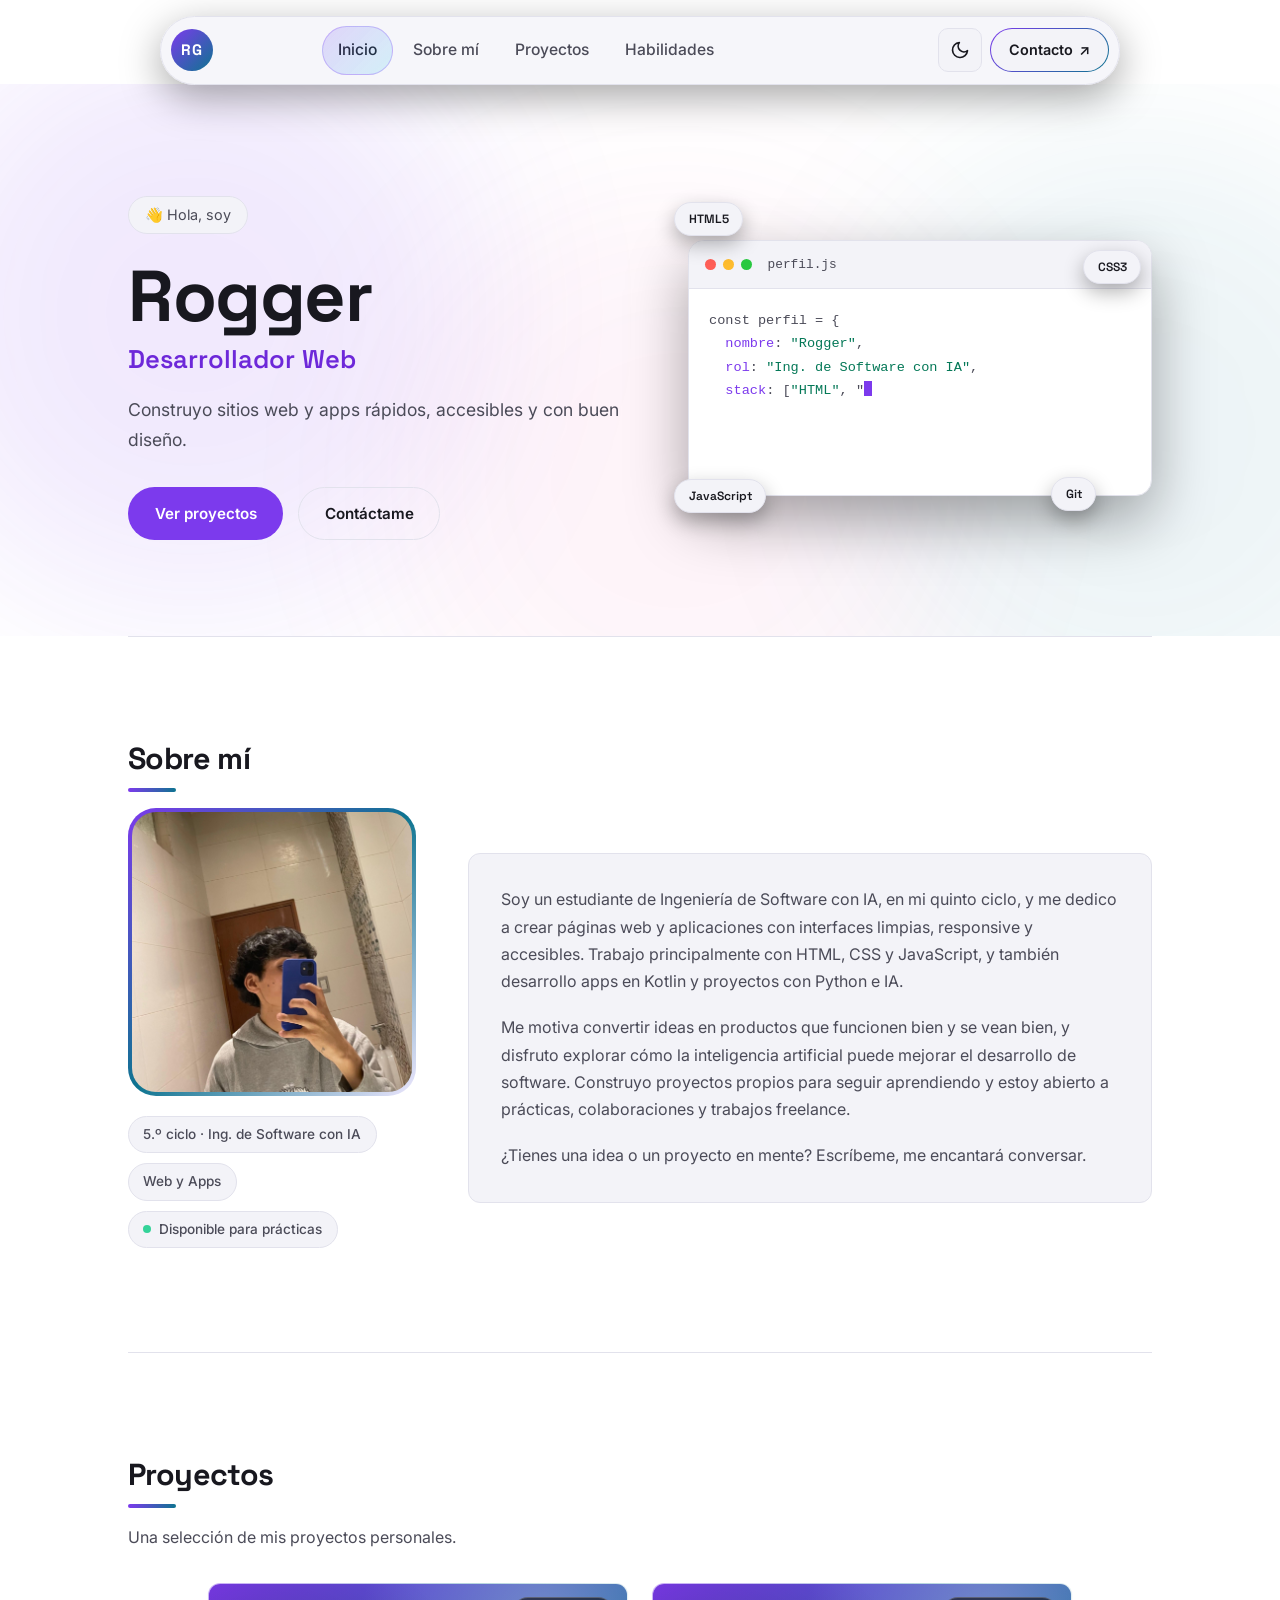
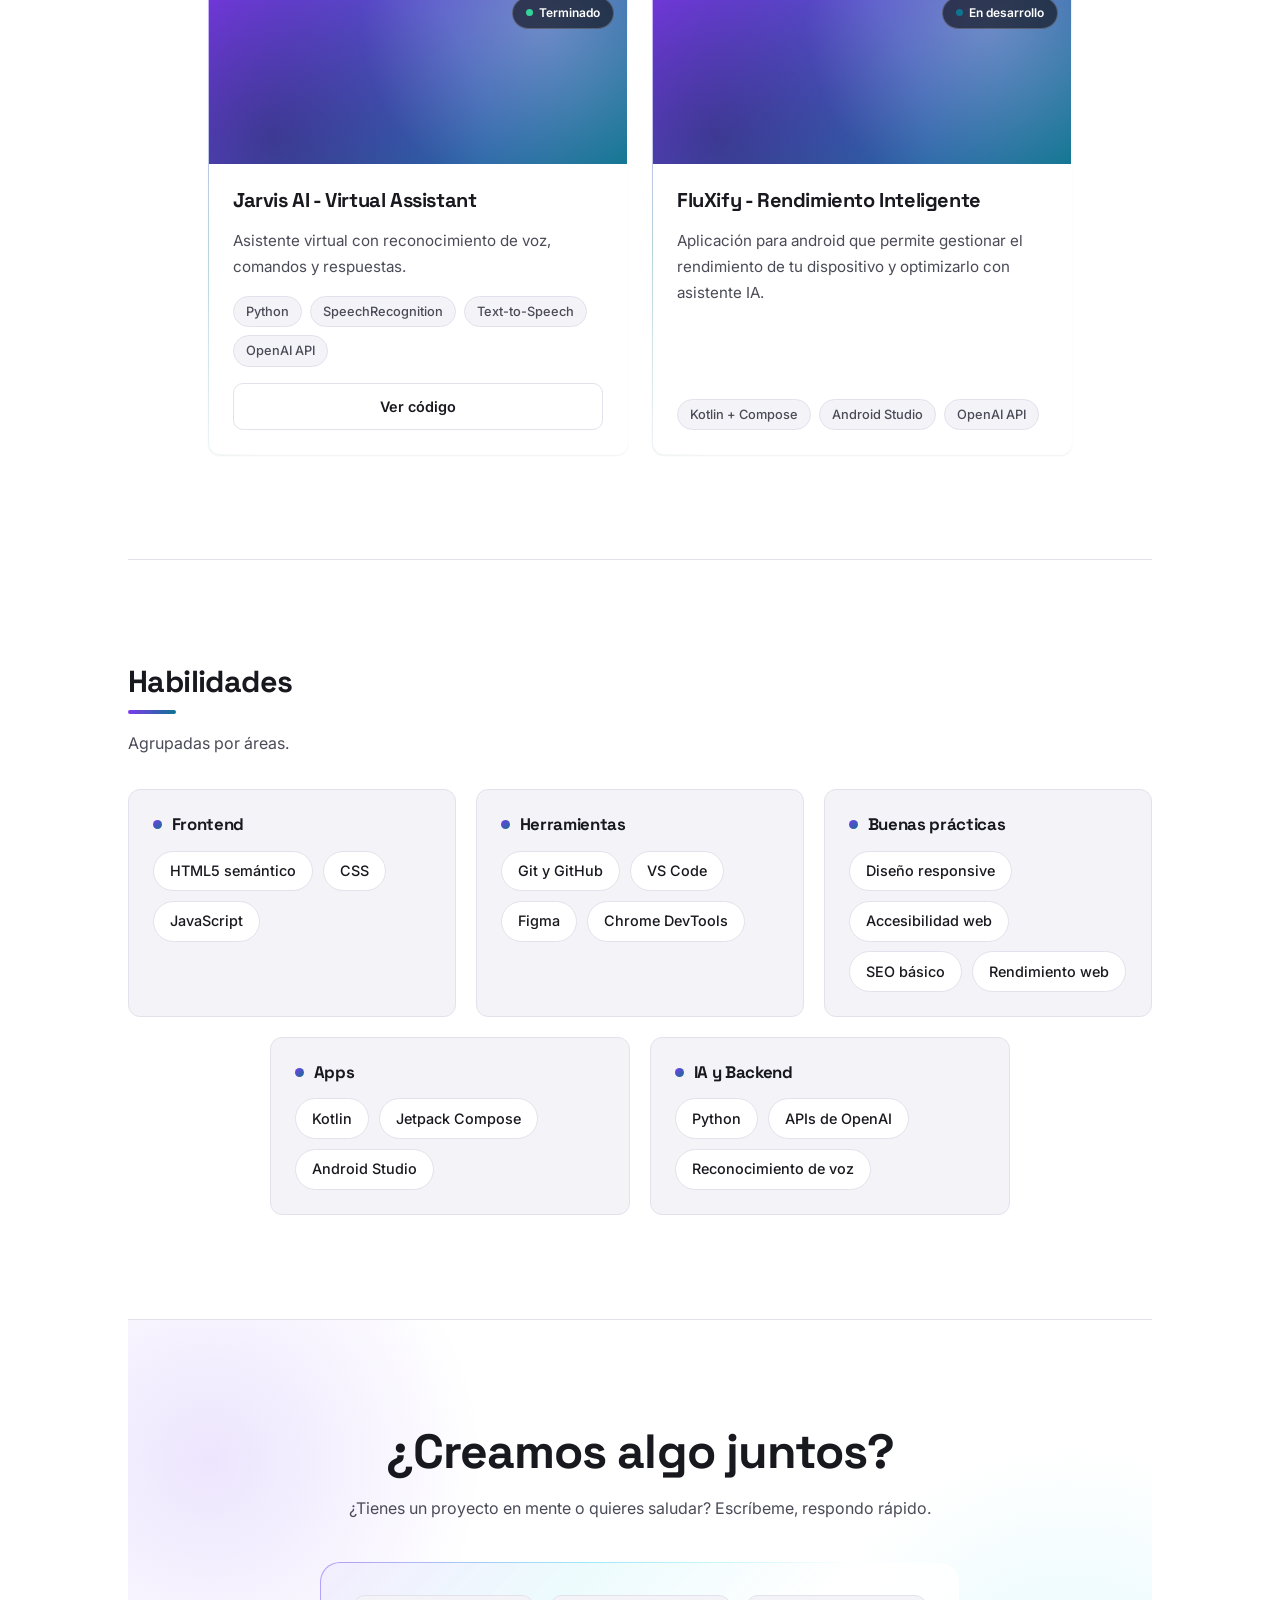
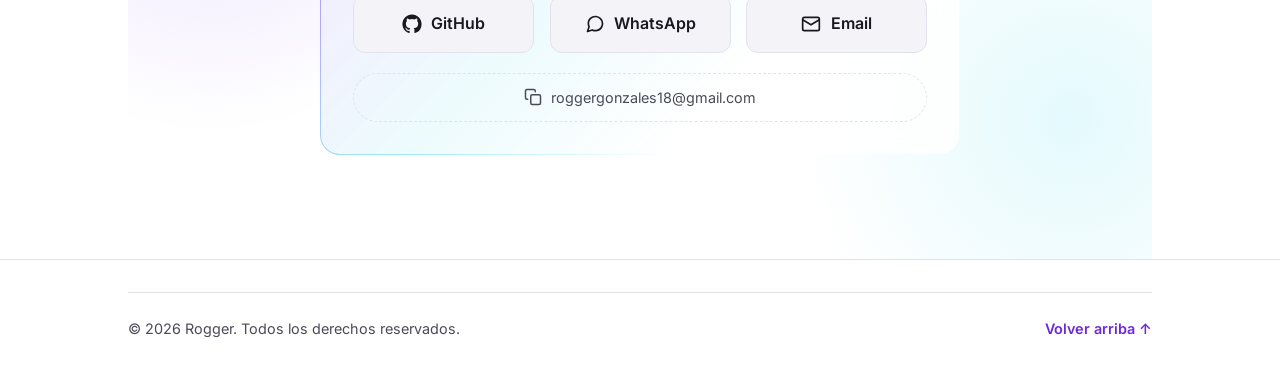
<file: index.html>
<!DOCTYPE html>
<html lang="es" data-theme="dark">
<head>
  <meta charset="UTF-8" />
  <meta name="viewport" content="width=device-width, initial-scale=1.0" />

  <!-- SEO básico -->
  <title>Rogger | Estudiante de Ingeniería de Software con IA · Desarrollador Web Frontend</title>
  <meta name="description" content="Portafolio de Rogger, estudiante de Ingeniería de Software con IA y desarrollador web frontend: proyectos con HTML, CSS y JavaScript, habilidades y contacto." />
  <meta name="author" content="Rogger" />
  <meta name="robots" content="index, follow" />
  <link rel="canonical" href="https://rxggxr.netlify.app/" />
  <meta name="color-scheme" content="dark light" />
  <meta name="theme-color" media="(prefers-color-scheme: dark)" content="#0b0b12" />
  <meta name="theme-color" media="(prefers-color-scheme: light)" content="#ffffff" />

  <!-- Open Graph -->
  <meta property="og:type" content="website" />
  <meta property="og:locale" content="es_ES" />
  <meta property="og:site_name" content="Portafolio de Rogger" />
  <meta property="og:title" content="Rogger | Estudiante de Ingeniería de Software con IA · Desarrollador Web Frontend" />
  <meta property="og:description" content="Proyectos, habilidades y contacto de Rogger, estudiante de Ingeniería de Software con IA. HTML, CSS y JavaScript: sitios rápidos, responsive y accesibles." />
  <meta property="og:url" content="https://rxggxr.netlify.app/" />
  <meta property="og:image" content="https://rxggxr.netlify.app/og-image.png" />
  <meta property="og:image:width" content="1200" />
  <meta property="og:image:height" content="630" />
  <meta property="og:image:alt" content="Portada del portafolio de Rogger con su nombre y rol" />

  <!-- Twitter Card -->
  <meta name="twitter:card" content="summary_large_image" />
  <meta name="twitter:title" content="Rogger | Estudiante de Ingeniería de Software con IA · Desarrollador Web Frontend" />
  <meta name="twitter:description" content="Proyectos con HTML, CSS y JS puro. Rápidos, responsive y accesibles." />
  <meta name="twitter:image" content="https://rxggxr.netlify.app/og-image.png" />
  <meta name="twitter:image:alt" content="Portada del portafolio de Rogger con su nombre y rol" />

  <!-- Favicon -->
  <link rel="icon" type="image/svg+xml" href="favicon.svg" />
  <link rel="apple-touch-icon" href="favicon.svg" />

  <!-- Evita parpadeo del tema: aplica la preferencia guardada antes de pintar -->
  <script>
    (function () {
      try {
        var saved = localStorage.getItem("theme");
        var theme = saved === "light" || saved === "dark"
          ? saved
          : (window.matchMedia("(prefers-color-scheme: light)").matches ? "light" : "dark");
        document.documentElement.setAttribute("data-theme", theme);
      } catch (e) { /* localStorage no disponible: se queda "dark" por defecto */ }
    })();
  </script>

  <!-- Tipografías: Space Grotesk para títulos, Inter para texto -->
  <link rel="preconnect" href="https://fonts.googleapis.com" />
  <link rel="preconnect" href="https://fonts.gstatic.com" crossorigin />
  <link
    href="https://fonts.googleapis.com/css2?family=Inter:wght@400;500;600&family=Space+Grotesk:wght@500;600;700&display=swap"
    rel="stylesheet"
  />

  <link rel="stylesheet" href="styles.css" />
  <script src="script.js" defer></script>
  <noscript>
    <style>
      /* Sin JS: muestra el contenido que normalmente se anima al hacer scroll */
      .reveal, .reveal-hero, .hero-title .word { opacity: 1 !important; transform: none !important; }
      .aurora, #cursor-glow { display: none !important; }
    </style>
  </noscript>
</head>
<body>
  <a class="skip-link" href="#contenido">Saltar al contenido</a>

  <!-- Resplandor que sigue el cursor -->
  <div id="cursor-glow" aria-hidden="true"></div>

  <header class="site-header" id="site-header">
    <nav class="island" aria-label="Navegación principal">
      <a href="#inicio" class="brand" aria-label="Inicio - Rogger">
        <span class="monogram" aria-hidden="true">RG</span>
      </a>

      <div class="menu-panel" id="nav-menu">
        <ul class="menu-links">
          <span class="nav-pill" aria-hidden="true"></span>
          <li><a href="#inicio" class="nav-link" data-section="inicio">Inicio</a></li>
          <li><a href="#sobre-mi" class="nav-link" data-section="sobre-mi">Sobre mí</a></li>
          <li><a href="#proyectos" class="nav-link" data-section="proyectos">Proyectos</a></li>
          <li><a href="#habilidades" class="nav-link" data-section="habilidades">Habilidades</a></li>
        </ul>
        <div class="menu-foot">
          <a href="#contacto" class="contact-link" data-section="contacto">Contacto <span aria-hidden="true">↗</span></a>
          <button
            class="theme-toggle"
            type="button"
            aria-label="Cambiar a tema claro"
            aria-pressed="false"
            title="Cambiar tema"
          >
            <svg class="icon-sun" width="20" height="20" viewBox="0 0 24 24" fill="none" stroke="currentColor" stroke-width="2" stroke-linecap="round" aria-hidden="true"><circle cx="12" cy="12" r="4"/><path d="M12 2v2m0 16v2M4.9 4.9l1.4 1.4m11.4 11.4 1.4 1.4M2 12h2m16 0h2M4.9 19.1l1.4-1.4M17.7 6.3l1.4-1.4"/></svg>
            <svg class="icon-moon" width="20" height="20" viewBox="0 0 24 24" fill="none" stroke="currentColor" stroke-width="2" stroke-linecap="round" stroke-linejoin="round" aria-hidden="true"><path d="M21 12.8A9 9 0 1 1 11.2 3a7 7 0 0 0 9.8 9.8z"/></svg>
          </button>
        </div>
      </div>

      <div class="island-actions">
        <button
          class="theme-toggle"
          type="button"
          aria-label="Cambiar a tema claro"
          aria-pressed="false"
          title="Cambiar tema"
        >
          <svg class="icon-sun" width="20" height="20" viewBox="0 0 24 24" fill="none" stroke="currentColor" stroke-width="2" stroke-linecap="round" aria-hidden="true"><circle cx="12" cy="12" r="4"/><path d="M12 2v2m0 16v2M4.9 4.9l1.4 1.4m11.4 11.4 1.4 1.4M2 12h2m16 0h2M4.9 19.1l1.4-1.4M17.7 6.3l1.4-1.4"/></svg>
          <svg class="icon-moon" width="20" height="20" viewBox="0 0 24 24" fill="none" stroke="currentColor" stroke-width="2" stroke-linecap="round" stroke-linejoin="round" aria-hidden="true"><path d="M21 12.8A9 9 0 1 1 11.2 3a7 7 0 0 0 9.8 9.8z"/></svg>
        </button>
        <a href="#contacto" class="contact-cta magnetic" data-section="contacto">Contacto <span class="cta-arrow" aria-hidden="true">↗</span></a>
        <button
          class="nav-toggle"
          aria-expanded="false"
          aria-controls="nav-menu"
          aria-label="Abrir menú"
        >
          <span aria-hidden="true"></span>
          <span aria-hidden="true"></span>
          <span aria-hidden="true"></span>
        </button>
      </div>
      <span id="scroll-progress" aria-hidden="true"></span>
    </nav>
  </header>

  <main id="contenido" tabindex="-1">
    <!-- ============ HERO ============ -->
    <section id="inicio" class="hero" aria-labelledby="hero-title">
      <!-- Fondo aurora animado (solo CSS, transform + opacity) -->
      <div class="aurora" aria-hidden="true">
        <div class="aurora-blob b1"></div>
        <div class="aurora-blob b2"></div>
        <div class="aurora-blob b3"></div>
      </div>
      <div class="container hero-inner">
        <div class="hero-text">
          <p class="hero-badge reveal-hero" style="--hd: 0s">👋 Hola, soy</p>
          <h1 id="hero-title" class="hero-title" data-words>Rogger</h1>
          <p class="hero-subtitle reveal-hero" style="--hd: 0.5s"><span class="rotator" id="role-rotator">Desarrollador Web</span></p>
          <p class="hero-tagline reveal-hero" style="--hd: 0.65s">
            Construyo sitios web y apps rápidos, accesibles y con buen diseño.
          </p>
          <div class="hero-actions reveal-hero" style="--hd: 0.8s">
            <a href="#proyectos" class="btn btn-primary magnetic">Ver proyectos</a>
            <a href="#contacto" class="btn btn-secondary magnetic">Contáctame</a>
          </div>
        </div>
        <div class="hero-visual reveal-hero" style="--hd: 0.45s">
          <div class="code-window">
            <div class="code-bar" aria-hidden="true">
              <span class="dot dot-r"></span>
              <span class="dot dot-y"></span>
              <span class="dot dot-g"></span>
              <span class="code-filename">perfil.js</span>
            </div>
            <pre class="code-body" aria-hidden="true"><code id="typed-code"></code><span class="caret" aria-hidden="true"></span></pre>
            <p class="sr-only">Perfil de Rogger: ingeniero de software con IA, stack HTML, CSS, JavaScript, Python y Kotlin, enfoque en web, apps e IA, disponible para prácticas.</p>
          </div>
          <span class="chip chip-1" aria-hidden="true">HTML5</span>
          <span class="chip chip-2" aria-hidden="true">CSS3</span>
          <span class="chip chip-3" aria-hidden="true">JavaScript</span>
          <span class="chip chip-4" aria-hidden="true">Git</span>
        </div>
      </div>
    </section>

    <!-- ============ SOBRE MÍ ============ -->
    <section id="sobre-mi" class="section container reveal-group" aria-labelledby="sobre-mi-title">
      <h2 id="sobre-mi-title" class="section-title reveal">Sobre mí</h2>
      <div class="about-grid">
        <div class="about-side reveal">
          <figure class="about-photo">
            <img
              src="foto.jpeg"
              alt="Foto de Rogger"
              width="480"
              height="480"
              loading="lazy"
              decoding="async"
            />
          </figure>
          <ul class="about-facts" aria-label="Datos rápidos">
            <li>5.º ciclo · Ing. de Software con IA</li>
            <li>Web y Apps</li>
            <li class="fact-available"><span class="fact-dot" aria-hidden="true"></span>Disponible para prácticas</li>
          </ul>
        </div>
        <div class="about-content reveal">
          <p>
  Soy un estudiante de Ingeniería de Software con IA, en mi quinto ciclo,
  y me dedico a crear páginas web y aplicaciones con interfaces limpias,
  responsive y accesibles. Trabajo principalmente con HTML, CSS y JavaScript,
  y también desarrollo apps en Kotlin y proyectos con Python e IA.
</p>
<p>
  Me motiva convertir ideas en productos que funcionen bien y se vean bien,
  y disfruto explorar cómo la inteligencia artificial puede mejorar
  el desarrollo de software. Construyo proyectos propios para seguir
  aprendiendo y estoy abierto a prácticas, colaboraciones y trabajos freelance.
</p>
<p>
  ¿Tienes una idea o un proyecto en mente? Escríbeme, me encantará conversar.
</p>
        </div>
      </div>
    </section>

    <!-- ============ PROYECTOS ============ -->
    <section id="proyectos" class="section container reveal-group" aria-labelledby="proyectos-title">
      <h2 id="proyectos-title" class="section-title reveal">Proyectos</h2>
      <p class="section-desc reveal">
        Una selección de mis proyectos personales.
      </p>
      <div id="projects-grid" class="projects-grid" role="list"></div>
      <noscript>
        <p>Activa JavaScript para ver los proyectos.</p>
      </noscript>
    </section>

    <!-- ============ HABILIDADES ============ -->
    <section id="habilidades" class="section container reveal-group" aria-labelledby="habilidades-title">
      <h2 id="habilidades-title" class="section-title reveal">Habilidades</h2>
      <p class="section-desc reveal">Agrupadas por áreas.</p>
      <div class="skills-groups">
        <div class="skill-group reveal">
          <h3>Frontend</h3>
          <ul class="tag-list" aria-label="Habilidades de frontend">
            <li>HTML5 semántico</li>
            <li>CSS</li>
            <li>JavaScript</li>
          </ul>
        </div>
        <div class="skill-group reveal">
          <h3>Herramientas</h3>
          <ul class="tag-list" aria-label="Herramientas">
            <li>Git y GitHub</li>
            <li>VS Code</li>
            <li>Figma</li>
            <li>Chrome DevTools</li>
          </ul>
        </div>
        <div class="skill-group reveal">
          <h3>Buenas prácticas</h3>
          <ul class="tag-list" aria-label="Buenas prácticas">
            <li>Diseño responsive</li>
            <li>Accesibilidad web</li>
            <li>SEO básico</li>
            <li>Rendimiento web</li>
          </ul>
        </div>
        <div class="skill-group reveal">
          <h3>Apps</h3>
          <ul class="tag-list" aria-label="Desarrollo de aplicaciones">
            <li>Kotlin</li>
            <li>Jetpack Compose</li>
            <li>Android Studio</li>
          </ul>
        </div>
        <div class="skill-group reveal">
          <h3>IA y Backend</h3>
          <ul class="tag-list" aria-label="Inteligencia artificial y backend">
            <li>Python</li>
            <li>APIs de OpenAI</li>
            <li>Reconocimiento de voz</li>
          </ul>
        </div>
      </div>
    </section>

    <!-- ============ CONTACTO ============ -->
    <section id="contacto" class="section container reveal-group" aria-labelledby="contacto-title">
      <div class="contact-glow" aria-hidden="true"></div>
      <h2 id="contacto-title" class="contact-title reveal">¿Creamos algo juntos?</h2>
      <p class="section-desc contact-lead reveal">
        ¿Tienes un proyecto en mente o quieres saludar? Escríbeme, respondo rápido.
      </p>
      <div class="contact-card reveal">
        <ul class="contact-buttons">
          <li>
            <a href="https://github.com/lxwxx-fx" target="_blank" rel="noopener noreferrer" aria-label="GitHub de Rogger (se abre en pestaña nueva)" class="contact-btn magnetic">
              <svg width="20" height="20" viewBox="0 0 24 24" fill="currentColor" aria-hidden="true" focusable="false"><path d="M12 .5C5.65.5.5 5.65.5 12c0 5.08 3.29 9.39 7.86 10.91.58.11.79-.25.79-.55 0-.27-.01-1.17-.02-2.12-3.2.7-3.88-1.36-3.88-1.36-.52-1.33-1.28-1.68-1.28-1.68-1.04-.71.08-.7.08-.7 1.15.08 1.76 1.19 1.76 1.19 1.03 1.76 2.7 1.25 3.36.96.1-.75.4-1.25.72-1.54-2.55-.29-5.23-1.28-5.23-5.68 0-1.26.45-2.28 1.19-3.09-.12-.29-.52-1.46.11-3.05 0 0 .97-.31 3.18 1.18a11.1 11.1 0 0 1 5.8 0c2.2-1.49 3.17-1.18 3.17-1.18.63 1.59.23 2.76.11 3.05.74.81 1.19 1.83 1.19 3.09 0 4.41-2.69 5.38-5.25 5.67.41.35.77 1.05.77 2.12 0 1.53-.01 2.76-.01 3.14 0 .3.2.67.8.55A11.51 11.51 0 0 0 23.5 12C23.5 5.65 18.35.5 12 .5z"/></svg>
              GitHub
            </a>
          </li>
          <li>
            <a href="https://wa.me/51959117557" target="_blank" rel="noopener noreferrer" aria-label="WhatsApp de Rogger (se abre en pestaña nueva)" class="contact-btn magnetic">
              <svg width="20" height="20" viewBox="0 0 24 24" fill="none" stroke="currentColor" stroke-width="2" stroke-linecap="round" stroke-linejoin="round" aria-hidden="true" focusable="false"><path d="M21 11.5a8.38 8.38 0 0 1-.9 3.8 8.5 8.5 0 0 1-7.6 4.7 8.38 8.38 0 0 1-3.8-.9L3 21l1.9-5.7a8.38 8.38 0 0 1-.9-3.8 8.5 8.5 0 0 1 4.7-7.6 8.38 8.38 0 0 1 3.8-.9h.5a8.48 8.48 0 0 1 8 8v.5z"/></svg>
              WhatsApp
            </a>
          </li>
          <li>
            <a href="mailto:roggergonzales18@gmail.com" aria-label="Enviar email a Rogger" class="contact-btn magnetic">
              <svg width="20" height="20" viewBox="0 0 24 24" fill="none" stroke="currentColor" stroke-width="2" aria-hidden="true" focusable="false"><rect x="2" y="4" width="20" height="16" rx="2"/><path d="m22 7-10 6L2 7"/></svg>
              Email
            </a>
          </li>
        </ul>
        <button id="copy-email" type="button" class="copy-email magnetic" data-email="roggergonzales18@gmail.com" aria-label="Copiar el correo roggergonzales18@gmail.com al portapapeles">
          <svg width="18" height="18" viewBox="0 0 24 24" fill="none" stroke="currentColor" stroke-width="2" stroke-linecap="round" stroke-linejoin="round" aria-hidden="true" focusable="false"><rect x="9" y="9" width="13" height="13" rx="2"/><path d="M5 15H4a2 2 0 0 1-2-2V4a2 2 0 0 1 2-2h9a2 2 0 0 1 2 2v1"/></svg>
          <span>roggergonzales18@gmail.com</span>
        </button>
      </div>
    </section>
  </main>

  <div id="toast" class="toast" role="status" aria-live="polite">¡Copiado!</div>

  <footer class="site-footer">
    <div class="container footer-inner">
      <div class="footer-bottom">
        <p>© <span id="year">2026</span> Rogger. Todos los derechos reservados.</p>
        <a href="#inicio" class="back-top">Volver arriba <span class="back-arrow" aria-hidden="true">↑</span></a>
      </div>
    </div>
  </footer>
</body>
</html>
</file>
<file: styles.css>
/* ============ VARIABLES CSS ============ */
:root {
  --bg: #0f0f14;
  --bg-secondary: #17171f;
  --card-bg: #1c1c26;
  --text: #f1f1f5;
  --text-muted: #c4c4cc; /* aclarado para contraste AA sobre fondo oscuro */
  --accent: #8b5cf6; /* violeta - cambia aquí tu color de acento, ej: #22d3ee para cian */
  --accent-hover: #7c3aed;
  --accent-2: #22d3ee;
  --accent-text: #b7a5ff; /* versión clara del acento, solo para texto sobre fondo oscuro */
  --link: #b7a5ff;
  --link-hover: #d0c2ff;
  --border: #2a2a36;
  --header-bg: rgba(15, 15, 20, 0.72);
  --header-bg-scrolled: rgba(15, 15, 20, 0.88);
  --menu-bg: rgba(23, 23, 31, 0.96);
  --focus: #22d3ee;
  --radius: 12px;
  --font-heading: 'Space Grotesk', system-ui, sans-serif;
  --font-body: 'Inter', system-ui, sans-serif;
  --max-width: 1024px;
  --spacing-section: 5rem;
  --ease-out: cubic-bezier(0.22, 1, 0.36, 1);
}

/* Tema claro: paleta con contraste AA verificado */
[data-theme="light"] {
  --bg: #ffffff;
  --bg-secondary: #f3f3f8;
  --card-bg: #ffffff;
  --text: #18181f;
  --text-muted: #4b4b58;
  --accent: #7c3aed;
  --accent-hover: #6d28d9;
  --accent-2: #0e7490;
  --accent-text: #6d28d9;
  --link: #6d28d9;
  --link-hover: #5b21b6;
  --border: #e2e2ec;
  --header-bg: rgba(255, 255, 255, 0.8);
  --header-bg-scrolled: rgba(255, 255, 255, 0.94);
  --menu-bg: rgba(255, 255, 255, 0.97);
  --focus: #6d28d9;
}

/* ============ RESET / BASE (mobile-first) ============ */
*,
*::before,
*::after {
  box-sizing: border-box;
  margin: 0;
  padding: 0;
}

html {
  scroll-behavior: smooth;
  scroll-padding-top: 108px;
}

body {
  background-color: var(--bg);
  color: var(--text);
  font-family: var(--font-body);
  line-height: 1.7;
  font-size: 1rem;
  -webkit-font-smoothing: antialiased;
  overflow-x: hidden;
  /* Compensa la navbar fija para que no tape el inicio del contenido */
  padding-top: 84px;
}

img {
  max-width: 100%;
  display: block;
}

a {
  color: var(--link);
  text-decoration: none;
}

a:hover {
  color: var(--link-hover);
}

a:focus-visible,
button:focus-visible {
  outline: 3px solid var(--focus);
  outline-offset: 3px;
  border-radius: 6px;
}

/* Foco siempre visible en controles interactivos clave */
.btn:focus-visible,
.nav-link:focus-visible,
.btn-card:focus-visible,
.contact-btn:focus-visible,
.theme-toggle:focus-visible,
.nav-toggle:focus-visible,
.back-top:focus-visible,
.brand:focus-visible {
  outline: 3px solid var(--focus);
  outline-offset: 3px;
}

h1, h2, h3 {
  font-family: var(--font-heading);
  line-height: 1.2;
  letter-spacing: -0.02em;
}

.container {
  width: min(100% - 2.5rem, var(--max-width));
  margin-inline: auto;
}

.skip-link {
  position: absolute;
  left: -9999px;
  top: 0;
  background: var(--accent);
  color: #fff;
  padding: 0.75rem 1rem;
  z-index: 100;
  border-radius: 0 0 8px 0;
}

.skip-link:focus {
  left: 0;
}

/* Texto solo para lectores de pantalla */
.sr-only {
  position: absolute;
  width: 1px;
  height: 1px;
  padding: 0;
  margin: -1px;
  overflow: hidden;
  clip: rect(0, 0, 0, 0);
  white-space: nowrap;
  border: 0;
}

/* ============ SCROLL PROGRESS + CURSOR GLOW ============ */
/* Progreso de lectura integrado en el borde inferior de la píldora */
#scroll-progress {
  position: absolute;
  left: 22px;
  right: 22px;
  bottom: 7px;
  height: 2px;
  border-radius: 999px;
  background: linear-gradient(90deg, var(--accent), var(--accent-2));
  transform: scaleX(0);
  transform-origin: left center;
  opacity: 0.9;
  pointer-events: none;
}

#cursor-glow {
  display: none;
  position: fixed;
  top: 0;
  left: 0;
  width: 520px;
  height: 520px;
  margin-left: -260px;
  margin-top: -260px;
  border-radius: 50%;
  pointer-events: none;
  z-index: 1;
  background: radial-gradient(circle, rgba(139, 92, 246, 0.14) 0%, rgba(34, 211, 238, 0.07) 35%, transparent 65%);
  opacity: 0;
  will-change: transform, opacity;
}

/* Solo ratón fino: muestra el glow */
@media (hover: hover) and (pointer: fine) {
  #cursor-glow {
    display: block;
  }
}

/* ============ HEADER: isla flotante ============ */
.site-header {
  position: fixed;
  top: 0;
  left: 0;
  right: 0;
  z-index: 50;
  padding: 16px 1rem 0;
}

.island {
  position: relative;
  display: flex;
  align-items: center;
  gap: 0.75rem;
  width: min(100%, 960px);
  margin-inline: auto;
  padding: 0.55rem 0.6rem;
  border-radius: 999px;
  background: var(--header-bg);
  background: color-mix(in srgb, var(--bg-secondary) 72%, transparent);
  -webkit-backdrop-filter: blur(18px) saturate(1.4);
  backdrop-filter: blur(18px) saturate(1.4);
  border: 1px solid var(--border);
  box-shadow: 0 12px 40px rgba(0, 0, 0, 0.35);
  transition: padding 0.3s ease, background 0.3s ease, box-shadow 0.3s ease;
}

/* Sin soporte de blur: fondo casi opaco */
@supports not ((backdrop-filter: blur(1px)) or (-webkit-backdrop-filter: blur(1px))) {
  .island {
    background: var(--bg);
  }
}

/* Isla contraída al bajar */
.site-header.compact .island {
  padding: 0.35rem 0.45rem;
  background: var(--header-bg-scrolled);
  box-shadow: 0 8px 28px rgba(0, 0, 0, 0.45);
}

/* Progreso de lectura integrado en el borde inferior de la píldora */
#scroll-progress {
  position: absolute;
  left: 22px;
  right: 22px;
  bottom: 7px;
  height: 2px;
  border-radius: 999px;
  background: linear-gradient(90deg, var(--accent), var(--accent-2));
  transform: scaleX(0);
  transform-origin: left center;
  opacity: 0.9;
  pointer-events: none;
}

.brand {
  display: inline-flex;
  flex-shrink: 0;
  border-radius: 50%;
}

.monogram {
  display: inline-flex;
  align-items: center;
  justify-content: center;
  width: 42px;
  height: 42px;
  border-radius: 50%;
  background: linear-gradient(135deg, var(--accent), var(--accent-2));
  color: #fff;
  font-family: var(--font-heading);
  font-weight: 700;
  font-size: 0.95rem;
  letter-spacing: 0.02em;
  transition: filter 0.3s ease, transform 0.3s var(--ease-out);
}

.brand:hover .monogram {
  filter: brightness(1.15);
  transform: scale(1.06);
}

.island-actions {
  display: flex;
  align-items: center;
  gap: 0.5rem;
  margin-left: auto;
  flex-shrink: 0;
}

/* En móvil la isla muestra solo logo y menú */
.island-actions .theme-toggle,
.island-actions .contact-cta {
  display: none;
}

/* Botón de tema: objetivo táctil mínimo 44px, iconos apilados con transición */
.theme-toggle {
  display: grid;
  place-items: center;
  width: 44px;
  height: 44px;
  border-radius: 10px;
  border: 1px solid var(--border);
  background: var(--bg-secondary);
  color: var(--text);
  cursor: pointer;
}

.theme-toggle:hover {
  border-color: var(--accent);
  color: var(--accent-text);
}

.theme-toggle svg {
  grid-area: 1 / 1;
  transition: opacity 0.3s ease, transform 0.45s var(--ease-out);
}

.theme-toggle .icon-moon {
  opacity: 0;
  transform: rotate(-120deg) scale(0.4);
}

[data-theme="light"] .theme-toggle .icon-sun {
  opacity: 0;
  transform: rotate(120deg) scale(0.4);
}

[data-theme="light"] .theme-toggle .icon-moon {
  opacity: 1;
  transform: rotate(0deg) scale(1);
}

.nav-toggle {
  display: flex;
  flex-direction: column;
  justify-content: center;
  align-items: center;
  gap: 5px;
  background: none;
  border: 1px solid var(--border);
  border-radius: 10px;
  width: 44px;
  height: 44px;
  padding: 0.6rem;
  cursor: pointer;
  color: var(--text);
}

.nav-toggle span {
  display: block;
  width: 22px;
  height: 2px;
  background: var(--text);
  transition: transform 0.35s var(--ease-out), opacity 0.25s ease;
}

/* Hamburguesa → X */
.nav-toggle.open span:nth-child(1) {
  transform: translateY(7px) rotate(45deg);
}

.nav-toggle.open span:nth-child(2) {
  opacity: 0;
  transform: scaleX(0);
}

.nav-toggle.open span:nth-child(3) {
  transform: translateY(-7px) rotate(-45deg);
}

/* Panel desplegable móvil: esquinas redondeadas bajo la isla */
.menu-panel {
  position: absolute;
  top: calc(100% + 8px);
  left: 0;
  right: 0;
  z-index: 1;
  border-radius: 24px;
  padding: 1.5rem 1.5rem 1.75rem;
  background: var(--menu-bg);
  -webkit-backdrop-filter: blur(20px) saturate(1.3);
  backdrop-filter: blur(20px) saturate(1.3);
  border: 1px solid var(--border);
  box-shadow: 0 20px 50px rgba(0, 0, 0, 0.4);
  opacity: 0;
  visibility: hidden;
  transform: translateY(-10px);
  transition: opacity 0.35s ease, transform 0.35s var(--ease-out), visibility 0s linear 0.35s;
}

.menu-panel.open {
  opacity: 1;
  visibility: visible;
  transform: translateY(0);
  transition: opacity 0.35s ease, transform 0.35s var(--ease-out);
}

.menu-links {
  list-style: none;
  display: flex;
  flex-direction: column;
  gap: 0.25rem;
}

.menu-links li {
  opacity: 0;
  transform: translateY(16px);
  transition: opacity 0.4s ease, transform 0.45s var(--ease-out);
}

.menu-panel.open .menu-links li {
  opacity: 1;
  transform: translateY(0);
}

.menu-panel.open .menu-links li:nth-of-type(1) { transition-delay: 0.07s; }
.menu-panel.open .menu-links li:nth-of-type(2) { transition-delay: 0.13s; }
.menu-panel.open .menu-links li:nth-of-type(3) { transition-delay: 0.19s; }
.menu-panel.open .menu-links li:nth-of-type(4) { transition-delay: 0.25s; }

.menu-links a {
  display: block;
  color: var(--text-muted);
  padding: 0.8rem 1rem;
  border-radius: 14px;
  font-weight: 600;
  font-family: var(--font-heading);
  font-size: clamp(1.3rem, 6vw, 1.7rem);
}

.menu-links a:hover {
  color: var(--text);
  background: var(--card-bg);
}

/* Pie del panel móvil: contacto + tema */
.menu-foot {
  display: flex;
  align-items: center;
  gap: 0.75rem;
  margin-top: 1rem;
  padding-top: 1.25rem;
  border-top: 1px solid var(--border);
  opacity: 0;
  transform: translateY(16px);
  transition: opacity 0.4s ease, transform 0.45s var(--ease-out);
}

.menu-panel.open .menu-foot {
  opacity: 1;
  transform: translateY(0);
  transition-delay: 0.31s;
}

.contact-link {
  flex: 1;
  text-align: center;
  padding: 0.8rem 1rem;
  border-radius: 999px;
  font-weight: 600;
  background: linear-gradient(135deg, var(--accent), var(--accent-2));
  color: #fff;
}

.contact-link:hover {
  color: #fff;
  filter: brightness(1.1);
}

.nav-link.active {
  color: var(--text);
}

/* Píldora deslizante de sección activa (solo escritorio) */
.nav-pill {
  display: none;
  position: absolute;
  left: 0;
  top: 0;
  border-radius: 999px;
  background: linear-gradient(135deg, rgba(139, 92, 246, 0.22), rgba(34, 211, 238, 0.16));
  border: 1px solid rgba(139, 92, 246, 0.35);
  opacity: 0;
  pointer-events: none;
  transition: transform 0.35s var(--ease-out), width 0.35s var(--ease-out), opacity 0.3s ease;
  will-change: transform;
}

/* ============ BOTONES (magnéticos) ============ */
.btn {
  display: inline-block;
  padding: 0.8rem 1.6rem;
  border-radius: 999px;
  font-weight: 600;
  font-size: 0.95rem;
  border: 1px solid transparent;
  will-change: transform;
}

.btn-primary {
  background: var(--accent);
  color: #fff;
}

.btn-primary:hover {
  color: #fff;
}

.btn-secondary {
  border-color: var(--border);
  color: var(--text);
  background: transparent;
}

.btn-secondary:hover {
  border-color: var(--accent);
  color: var(--accent);
}

/* ============ SECCIONES + REVEAL ON SCROLL ============ */
.section {
  padding: var(--spacing-section) 0;
  border-top: 1px solid var(--border);
}

.section-title {
  font-size: 1.9rem;
  margin-bottom: 1rem;
}

.section-title::after {
  content: "";
  display: block;
  width: 48px;
  height: 4px;
  background: linear-gradient(90deg, var(--accent), var(--accent-2));
  border-radius: 999px;
  margin-top: 0.6rem;
}

.section-desc {
  color: var(--text-muted);
  margin-bottom: 2rem;
  max-width: 42rem;
}

.section-desc code {
  background: var(--card-bg);
  border: 1px solid var(--border);
  padding: 0.1rem 0.4rem;
  border-radius: 6px;
  font-size: 0.9em;
  color: var(--text);
}

/* Reveal genérico: solo transform + opacity (60fps) */
.reveal {
  opacity: 0;
  transform: translateY(28px);
  transition: transform 0.7s var(--ease-out), opacity 0.7s var(--ease-out);
  transition-delay: var(--d, 0s);
  will-change: transform, opacity;
}

.reveal.visible {
  opacity: 1;
  transform: translateY(0);
  will-change: auto;
}

/* ============ HERO + AURORA ============ */
.hero {
  position: relative;
  overflow: hidden;
  padding: 5rem 0 4rem;
  border-top: none;
}

.aurora {
  position: absolute;
  inset: 0;
  overflow: hidden;
  pointer-events: none;
  z-index: 0;
}

.aurora-blob {
  position: absolute;
  width: 46vw;
  height: 46vw;
  min-width: 300px;
  min-height: 300px;
  border-radius: 50%;
  filter: blur(90px);
  opacity: 0.5;
  will-change: transform, opacity;
}

.aurora-blob.b1 {
  background: rgba(139, 92, 246, 0.55);
  top: -12%;
  left: -8%;
  animation: drift1 16s ease-in-out infinite alternate;
}

.aurora-blob.b2 {
  background: rgba(34, 211, 238, 0.35);
  top: 10%;
  right: -12%;
  animation: drift2 20s ease-in-out infinite alternate;
}

.aurora-blob.b3 {
  background: rgba(236, 72, 153, 0.28);
  bottom: -25%;
  left: 30%;
  animation: drift3 24s ease-in-out infinite alternate;
}

@keyframes drift1 {
  from { transform: translate3d(0, 0, 0) scale(1); }
  to { transform: translate3d(6vw, 5vh, 0) scale(1.15); }
}

@keyframes drift2 {
  from { transform: translate3d(0, 0, 0) scale(1.1); }
  to { transform: translate3d(-6vw, 7vh, 0) scale(0.95); }
}

@keyframes drift3 {
  from { transform: translate3d(0, 0, 0) scale(0.95); opacity: 0.35; }
  to { transform: translate3d(-4vw, -6vh, 0) scale(1.12); opacity: 0.55; }
}

.hero-inner {
  position: relative;
  z-index: 2;
}

.hero-badge {
  display: inline-block;
  background: var(--bg-secondary);
  border: 1px solid var(--border);
  color: var(--text-muted);
  font-size: 0.9rem;
  padding: 0.35rem 1rem;
  border-radius: 999px;
  margin-bottom: 1.2rem;
}

.hero-title {
  font-size: clamp(2.5rem, 8vw, 4.5rem);
  margin-bottom: 0.25rem;
}

/* Revelado palabra por palabra: solo transform + opacity */
.hero-title .word-wrap {
  display: inline-block;
  overflow: hidden;
  vertical-align: bottom;
  padding-bottom: 0.12em;
  margin-bottom: -0.12em;
}

.hero-title .word {
  display: inline-block;
  opacity: 0;
  transform: translateY(110%);
  will-change: transform, opacity;
}

body.loaded .hero-title .word {
  opacity: 1;
  transform: translateY(0);
  transition: transform 0.75s var(--ease-out), opacity 0.6s var(--ease-out);
  transition-delay: calc(var(--wi, 0) * 0.12s + 0.1s);
}

/* Resto del hero entra con retraso escalonado */
.reveal-hero {
  opacity: 0;
  transform: translateY(18px);
  will-change: transform, opacity;
}

body.loaded .reveal-hero {
  opacity: 1;
  transform: translateY(0);
  transition: transform 0.65s var(--ease-out), opacity 0.65s var(--ease-out);
  transition-delay: var(--hd, 0s);
}

.hero-subtitle {
  font-family: var(--font-heading);
  font-size: clamp(1.2rem, 4vw, 1.6rem);
  color: var(--accent-text);
  font-weight: 600;
  margin-bottom: 1rem;
}

.hero-tagline {
  color: var(--text-muted);
  font-size: 1.1rem;
  max-width: 32rem;
  margin-bottom: 2rem;
}

.hero-actions {
  display: flex;
  flex-wrap: wrap;
  gap: 0.9rem;
}

/* Palabras rotativas del subtítulo: solo opacity + transform */
.hero-subtitle {
  min-height: 1lh;
  line-height: 1.25;
  margin-bottom: 1.25rem;
}

/* En pantallas pequeñas la frase larga ocupa dos líneas: se reserva esa altura */
@media (max-width: 640px) {
  .hero-subtitle {
    min-height: 2lh;
  }
}

.rotator {
  display: inline-block;
  transition: opacity 0.35s ease, transform 0.35s var(--ease-out);
  will-change: transform, opacity;
}

.rotator.rot-out {
  opacity: 0;
  transform: translateY(12px);
}

/* ============ HERO VISUAL: ventana de código + chips ============ */
.hero-visual {
  position: relative;
  margin-top: 3rem;
  will-change: transform, opacity;
}

.code-window {
  border-radius: 16px;
  border: 1px solid var(--border);
  background: var(--card-bg);
  box-shadow: 0 24px 60px rgba(0, 0, 0, 0.35);
  overflow: hidden;
  animation: floaty 7s ease-in-out infinite;
  will-change: transform;
}

.code-bar {
  display: flex;
  align-items: center;
  gap: 0.45rem;
  padding: 0.8rem 1rem;
  border-bottom: 1px solid var(--border);
  background: var(--bg-secondary);
}

.dot {
  width: 11px;
  height: 11px;
  border-radius: 50%;
}

.dot-r { background: #ff5f57; }
.dot-y { background: #febc2e; }
.dot-g { background: #28c840; }

.code-filename {
  margin-left: 0.5rem;
  font-family: ui-monospace, "Cascadia Code", Consolas, monospace;
  font-size: 0.8rem;
  color: var(--text-muted);
}

.code-body {
  margin: 0;
  padding: 1.25rem 1.25rem 1.5rem;
  font-family: ui-monospace, "Cascadia Code", Consolas, monospace;
  font-size: 0.85rem;
  line-height: 1.7;
  text-align: left;
  white-space: pre-wrap;
  word-break: break-word;
  /* Reserva exacta de las 7 líneas del objeto: sin hueco ni salto al escribir */
  min-height: calc(7 * 1.7em + 2.75rem);
  color: var(--text-muted);
}

.caret {
  display: inline-block;
  width: 8px;
  height: 1.1em;
  vertical-align: -0.2em;
  background: var(--accent);
  animation: blink 1.1s ease-in-out infinite;
}

@keyframes blink {
  0%, 100% { opacity: 1; }
  50% { opacity: 0; }
}

@keyframes floaty {
  0%, 100% { transform: translateY(0); }
  50% { transform: translateY(-10px); }
}

/* Resaltado de sintaxis */
.tok-key { color: var(--code-key); }
.tok-str { color: var(--code-str); }
.tok-bool { color: var(--code-bool); }
.tok-com { color: var(--code-com); font-style: italic; }

:root {
  --code-key: #b7a5ff;
  --code-str: #7dd3a8;
  --code-bool: #fbbf24;
  --code-com: #71717a;
}

[data-theme="light"] {
  --code-key: #7c3aed;
  --code-str: #047857;
  --code-bool: #b45309;
  --code-com: #8a8a96;
}

/* Chips flotantes de tecnologías */
.chip {
  position: absolute;
  font-size: 0.75rem;
  font-weight: 600;
  font-family: var(--font-heading);
  background: var(--bg-secondary);
  border: 1px solid var(--border);
  color: var(--text);
  padding: 0.35rem 0.85rem;
  border-radius: 999px;
  box-shadow: 0 8px 20px rgba(0, 0, 0, 0.3);
  animation: floaty 6s ease-in-out infinite;
  will-change: transform;
  white-space: nowrap;
}

.chip-1 { top: -38px; left: -14px; animation-delay: -1s; }
.chip-2 { top: 10px; right: 10px; animation-delay: -2.5s; animation-duration: 7s; }
.chip-3 { bottom: -16px; left: -14px; animation-delay: -4s; animation-duration: 8s; }
.chip-4 { bottom: -14px; right: 12%; animation-delay: -0.5s; animation-duration: 5.5s; }

@media (min-width: 900px) {
  .hero-inner {
    display: grid;
    grid-template-columns: 1.05fr 0.95fr;
    gap: 3rem;
    align-items: center;
  }

  .hero-visual {
    margin-top: 0;
  }
}

/* ============ SOBRE MÍ ============ */
.about-grid {
  display: grid;
  gap: 2rem;
  align-items: start;
}

.about-side {
  display: grid;
  gap: 1.25rem;
  justify-items: start;
  align-content: start;
}

.about-photo {
  margin: 0;
  padding: 4px;
  border-radius: 28px;
  background: linear-gradient(135deg, var(--accent), var(--accent-2), rgba(139, 92, 246, 0.15)) border-box;
  transition: box-shadow 0.3s ease;
}

.about-photo:hover {
  box-shadow: 0 14px 44px rgba(139, 92, 246, 0.35);
}

.about-photo img {
  width: 220px;
  height: 220px;
  border-radius: 24px;
  border: none;
  background: var(--bg-secondary);
  object-fit: cover;
  display: block;
}

.about-facts {
  list-style: none;
  display: flex;
  flex-wrap: wrap;
  gap: 0.6rem;
}

.about-facts li {
  font-size: 0.85rem;
  font-weight: 500;
  background: var(--bg-secondary);
  border: 1px solid var(--border);
  color: var(--text-muted);
  padding: 0.4rem 0.9rem;
  border-radius: 999px;
  display: inline-flex;
  align-items: center;
  gap: 0.5rem;
}

.fact-available {
  color: var(--text);
  border-color: var(--accent);
}

.fact-dot {
  width: 8px;
  height: 8px;
  border-radius: 50%;
  background: #34d399;
  flex-shrink: 0;
  animation: pulse-dot 2s ease-in-out infinite;
}

@keyframes pulse-dot {
  0%, 100% { opacity: 1; }
  50% { opacity: 0.4; }
}

.about-content {
  display: grid;
  gap: 1.2rem;
  max-width: 44rem;
  color: var(--text-muted);
  background: var(--bg-secondary);
  border: 1px solid var(--border);
  border-radius: var(--radius);
  padding: 2rem;
}

/* ============ PROYECTOS (tilt 3D + spotlight + borde gradiente) ============ */
.projects-grid {
  display: flex;
  flex-wrap: wrap;
  justify-content: center;
  gap: 1.5rem;
  perspective: 1000px;
}

.project-card {
  position: relative;
  isolation: isolate;
  flex: 1 1 300px;
  max-width: 420px;
  background: linear-gradient(var(--card-bg), var(--card-bg)) padding-box,
    linear-gradient(135deg, rgba(139, 92, 246, 0.55), rgba(34, 211, 238, 0.4), transparent 60%) border-box;
  border: 1px solid transparent;
  border-radius: var(--radius);
  overflow: hidden;
  display: flex;
  flex-direction: column;
  will-change: transform;
  transform-style: preserve-3d;
  /* Transición corta solo para entrada/salida; el tilt usa rAF */
  transition: border-color 0.25s ease;
}

/* Spotlight que sigue el cursor: solo opacity (el movimiento va en vars, sin repintar layout) */
.project-card::before {
  content: "";
  position: absolute;
  inset: 0;
  border-radius: inherit;
  z-index: -1;
  background: radial-gradient(
    320px circle at var(--mx, 50%) var(--my, 50%),
    rgba(139, 92, 246, 0.22),
    rgba(34, 211, 238, 0.1) 40%,
    transparent 65%
  );
  opacity: 0;
  transition: opacity 0.3s ease;
  pointer-events: none;
}

.project-card:hover::before {
  opacity: 1;
}

.project-media {
  position: relative;
  height: 180px;
  flex-shrink: 0;
  background: linear-gradient(135deg, var(--accent), var(--accent-2));
  overflow: hidden;
}

.project-media-empty::after {
  content: "";
  position: absolute;
  inset: 0;
  background:
    radial-gradient(circle at 80% 20%, rgba(255, 255, 255, 0.28), transparent 50%),
    radial-gradient(circle at 15% 85%, rgba(0, 0, 0, 0.28), transparent 55%);
}

.project-media img {
  position: absolute;
  inset: 0;
  width: 100%;
  height: 100%;
  object-fit: cover;
}

.status-badge {
  position: absolute;
  top: 0.8rem;
  right: 0.8rem;
  display: inline-flex;
  align-items: center;
  gap: 0.4rem;
  font-size: 0.75rem;
  font-weight: 600;
  padding: 0.3rem 0.8rem;
  border-radius: 999px;
  background: rgba(15, 15, 20, 0.65);
  color: #fff;
  border: 1px solid rgba(255, 255, 255, 0.22);
  -webkit-backdrop-filter: blur(8px);
  backdrop-filter: blur(8px);
  z-index: 1;
}

.status-badge::before {
  content: "";
  width: 7px;
  height: 7px;
  border-radius: 50%;
  background: var(--accent-2);
}

.status-badge.status-done::before {
  background: #34d399;
}

.project-body {
  display: flex;
  flex-direction: column;
  gap: 1rem;
  padding: 1.5rem;
  flex: 1;
}

.project-body h3 {
  font-size: 1.25rem;
  transform: translateZ(24px);
}

.project-body p {
  color: var(--text-muted);
  font-size: 0.95rem;
  flex-grow: 1;
}

.tech-list {
  display: flex;
  flex-wrap: wrap;
  gap: 0.5rem;
  list-style: none;
}

.tech-list li {
  font-size: 0.8rem;
  font-weight: 500;
  background: var(--bg-secondary);
  border: 1px solid var(--border);
  color: var(--text-muted);
  padding: 0.25rem 0.75rem;
  border-radius: 999px;
}

.project-actions {
  display: flex;
  gap: 0.75rem;
}

.btn-card {
  flex: 1;
  text-align: center;
  padding: 0.65rem 0.5rem;
  border: 1px solid var(--border);
  border-radius: 10px;
  font-weight: 600;
  font-size: 0.9rem;
  color: var(--text);
}

.btn-card:hover {
  border-color: var(--accent);
  color: var(--accent-text);
}

.btn-card-primary {
  background: var(--accent);
  border-color: transparent;
  color: #fff;
}

.btn-card-primary:hover {
  background: var(--accent-hover);
  color: #fff;
}

/* Las tarjetas también usan reveal (stagger desde JS con --d) */
.project-card.reveal {
  opacity: 0;
  transform: translateY(28px);
}

.project-card.reveal.visible {
  opacity: 1;
  transform: translateY(0);
  will-change: transform;
}

/* ============ HABILIDADES (grupos por categoría) ============ */
.skills-groups {
  display: flex;
  flex-wrap: wrap;
  justify-content: center;
  gap: 1.25rem;
}

.skill-group {
  flex: 1 1 260px;
  max-width: 360px;
  background: var(--bg-secondary);
  border: 1px solid var(--border);
  border-radius: var(--radius);
  padding: 1.5rem;
}

.skill-group h3 {
  font-size: 1.05rem;
  margin-bottom: 1rem;
  display: flex;
  align-items: center;
  gap: 0.6rem;
}

.skill-group h3::before {
  content: "";
  width: 9px;
  height: 9px;
  border-radius: 50%;
  background: linear-gradient(135deg, var(--accent), var(--accent-2));
  flex-shrink: 0;
}

.tag-list {
  list-style: none;
  display: flex;
  flex-wrap: wrap;
  gap: 0.6rem;
}

.tag-list li {
  font-size: 0.9rem;
  font-weight: 500;
  background: var(--card-bg);
  border: 1px solid var(--border);
  color: var(--text);
  padding: 0.45rem 1rem;
  border-radius: 999px;
}

/* ============ CONTACTO ============ */
#contacto {
  position: relative;
  overflow: clip;
  text-align: center;
}

.contact-glow {
  position: absolute;
  inset: -10% -20%;
  background:
    radial-gradient(420px circle at 20% 30%, rgba(139, 92, 246, 0.16), transparent 65%),
    radial-gradient(420px circle at 80% 70%, rgba(34, 211, 238, 0.12), transparent 65%);
  pointer-events: none;
}

.contact-title,
.contact-lead,
.contact-card {
  position: relative;
}

.contact-title {
  font-family: var(--font-heading);
  font-size: clamp(2rem, 6vw, 3rem);
  letter-spacing: -0.02em;
  line-height: 1.15;
  margin-bottom: 1rem;
}

.contact-lead {
  margin-inline: auto;
  margin-bottom: 2.5rem;
}

.contact-card {
  max-width: 640px;
  margin-inline: auto;
  padding: 2rem;
  border-radius: 20px;
  border: 1px solid transparent;
  background:
    linear-gradient(var(--card-bg), var(--card-bg)) padding-box,
    linear-gradient(135deg, rgba(139, 92, 246, 0.6), rgba(34, 211, 238, 0.45), transparent 65%) border-box;
  background:
    linear-gradient(color-mix(in srgb, var(--card-bg) 82%, transparent), color-mix(in srgb, var(--card-bg) 82%, transparent)) padding-box,
    linear-gradient(135deg, rgba(139, 92, 246, 0.6), rgba(34, 211, 238, 0.45), transparent 65%) border-box;
  -webkit-backdrop-filter: blur(14px);
  backdrop-filter: blur(14px);
}

.contact-buttons {
  list-style: none;
  display: grid;
  gap: 1rem;
  margin-bottom: 1.25rem;
}

.contact-btn {
  display: inline-flex;
  align-items: center;
  justify-content: center;
  gap: 0.6rem;
  width: 100%;
  padding: 0.9rem 1.2rem;
  border-radius: var(--radius);
  background: var(--bg-secondary);
  border: 1px solid var(--border);
  color: var(--text);
  font-weight: 600;
  will-change: transform;
}

.contact-btn:hover {
  border-color: var(--accent);
  color: var(--accent-text);
  box-shadow: 0 10px 28px rgba(139, 92, 246, 0.28);
}

.copy-email {
  display: inline-flex;
  align-items: center;
  justify-content: center;
  gap: 0.6rem;
  width: 100%;
  padding: 0.9rem 1.2rem;
  border-radius: 999px;
  border: 1px dashed var(--border);
  background: transparent;
  color: var(--text-muted);
  font-family: var(--font-body);
  font-size: 0.9rem;
  cursor: pointer;
  overflow-wrap: anywhere;
  will-change: transform;
}

.copy-email:hover {
  border-color: var(--accent);
  color: var(--text);
}

/* Toast de confirmación: solo opacity + transform */
.toast {
  position: fixed;
  left: 50%;
  bottom: 1.5rem;
  transform: translate(-50%, 12px);
  opacity: 0;
  background: var(--card-bg);
  border: 1px solid var(--accent);
  color: var(--text);
  font-weight: 600;
  font-size: 0.9rem;
  padding: 0.7rem 1.5rem;
  border-radius: 999px;
  box-shadow: 0 10px 28px rgba(0, 0, 0, 0.35);
  pointer-events: none;
  z-index: 90;
  transition: opacity 0.3s ease, transform 0.3s var(--ease-out);
}

.toast.show {
  opacity: 1;
  transform: translate(-50%, 0);
}

@media (min-width: 640px) {
  .contact-buttons {
    grid-template-columns: repeat(3, 1fr);
  }
}

/* ============ FOOTER ============ */
.site-footer {
  border-top: 1px solid var(--border);
  padding: 2rem 0;
  color: var(--text-muted);
  font-size: 0.9rem;
}

.footer-inner {
  display: flex;
  flex-direction: column;
  gap: 0.75rem;
}

.footer-bottom {
  border-top: 1px solid var(--border);
  padding-top: 1.5rem;
  display: flex;
  flex-direction: column;
  gap: 0.6rem;
}

.back-top .back-arrow {
  display: inline-block;
  transition: transform 0.3s var(--ease-out);
}

.back-top:hover .back-arrow {
  transform: translateY(-3px);
}

.back-top {
  font-weight: 600;
}

/* ============ RESPONSIVE: tablet y desktop ============ */
/* Móviles pequeños: evita desbordes y botones a ancho completo */
@media (max-width: 380px) {
  .hero-actions .btn {
    flex: 1 1 100%;
    text-align: center;
  }

  .about-content {
    padding: 1.4rem;
  }

  .project-body {
    padding: 1.25rem;
  }
}

@media (min-width: 768px) {
  .nav-toggle {
    display: none;
  }

  /* En escritorio el panel se disuelve: los enlaces van directos en la isla */
  .menu-panel {
    display: contents;
  }

  .menu-links {
    position: relative;
    flex-direction: row;
    align-items: center;
    gap: 0.25rem;
    margin-inline: auto;
    min-width: 0;
    opacity: 1;
    visibility: visible;
  }

  .menu-links li {
    opacity: 1;
    transform: none;
    transition: none;
  }

  .menu-links a {
    font-family: var(--font-body);
    font-size: 0.98rem;
    font-weight: 500;
    padding: 0.7rem 1rem;
    white-space: nowrap;
  }

  .menu-foot {
    display: none;
  }

  .nav-pill {
    display: block;
  }

  .island-actions .theme-toggle {
    display: grid;
  }

  /* Contacto: botón pequeño con borde de gradiente */
  .island-actions .contact-cta {
    display: inline-flex;
    align-items: center;
    gap: 0.35rem;
    padding: 0.55rem 1.15rem;
    border-radius: 999px;
    font-weight: 600;
    font-size: 0.9rem;
    white-space: nowrap;
    flex-shrink: 0;
    color: var(--text);
    border: 1px solid transparent;
    background:
      linear-gradient(var(--bg-secondary), var(--bg-secondary)) padding-box,
      linear-gradient(135deg, var(--accent), var(--accent-2)) border-box;
    will-change: transform;
  }

  .contact-cta:hover {
    color: var(--accent-text);
    box-shadow: 0 6px 20px rgba(139, 92, 246, 0.35);
  }

  /* Resaltado cuando la sección contacto está activa */
  .island-actions .contact-cta.active {
    color: var(--accent-text);
    box-shadow: 0 0 0 1px var(--accent), 0 6px 20px rgba(139, 92, 246, 0.45);
  }

  .contact-link.active {
    box-shadow: 0 0 0 2px var(--accent-2);
  }

  .contact-cta .cta-arrow {
    display: inline-block;
    transition: transform 0.3s var(--ease-out);
  }

  .contact-cta:hover .cta-arrow {
    transform: translate(2px, -2px);
  }

  /* Tablet estrecha (768-940px): compacta la isla para que quepa todo */
  @media (min-width: 768px) and (max-width: 940px) {
    .island {
      gap: 0.5rem;
      padding: 0.45rem 0.5rem;
    }

    .menu-links {
      gap: 0;
    }

    .menu-links a {
      font-size: 0.88rem;
      padding: 0.65rem 0.7rem;
    }

    .island-actions {
      gap: 0.4rem;
    }

    .island-actions .contact-cta {
      font-size: 0.85rem;
      padding: 0.5rem 0.9rem;
    }
  }

  .hero {
    padding: 7rem 0 6rem;
  }

  .about-grid {
    grid-template-columns: 300px 1fr;
    gap: 2.5rem;
    align-items: center;
  }

  .about-photo img {
    width: 280px;
    height: 280px;
  }
}

  .footer-bottom {
    flex-direction: row;
    flex-wrap: wrap;
    align-items: center;
    gap: 0.6rem 1.5rem;
  }

  .footer-bottom .back-top {
    margin-left: auto;
  }

@media (min-width: 1024px) {
  :root {
    --spacing-section: 6.5rem;
  }
}

/* ============ AJUSTES TEMA CLARO (aurora, glow, tarjetas) ============ */
[data-theme="light"] .aurora-blob {
  opacity: 0.35;
}

[data-theme="light"] .aurora-blob.b1 {
  background: rgba(124, 58, 237, 0.3);
}

[data-theme="light"] .aurora-blob.b2 {
  background: rgba(14, 116, 144, 0.22);
}

[data-theme="light"] .aurora-blob.b3 {
  background: rgba(236, 72, 153, 0.16);
}

[data-theme="light"] #cursor-glow {
  background: radial-gradient(circle, rgba(124, 58, 237, 0.1) 0%, rgba(14, 116, 144, 0.06) 35%, transparent 65%);
}

[data-theme="light"] .project-card {
  background: linear-gradient(var(--card-bg), var(--card-bg)) padding-box,
    linear-gradient(135deg, rgba(124, 58, 237, 0.4), rgba(14, 116, 144, 0.3), transparent 60%) border-box;
  box-shadow: 0 1px 2px rgba(24, 24, 31, 0.06);
}

/* ============ TÁCTIL: desactiva efectos de cursor ============ */
@media (hover: none), (pointer: coarse) {
  #cursor-glow {
    display: none !important;
  }

  .project-card {
    transform: none !important;
  }

  .project-card::before {
    display: none;
  }

  .magnetic {
    transform: none !important;
  }
}

/* ============ MOVIMIENTO REDUCIDO ============ */
@media (prefers-reduced-motion: reduce) {
  html {
    scroll-behavior: auto;
  }

  *,
  *::before,
  *::after {
    animation-duration: 0.01ms !important;
    animation-iteration-count: 1 !important;
    transition-duration: 0.01ms !important;
  }

  .aurora {
    display: none;
  }

  .code-window,
  .chip {
    animation: none;
  }

  #cursor-glow {
    display: none !important;
  }

  .reveal,
  .project-card.reveal,
  .reveal-hero,
  .hero-title .word {
    opacity: 1 !important;
    transform: none !important;
  }

  .menu-links li {
    transition-delay: 0s !important;
  }
}
</file>
